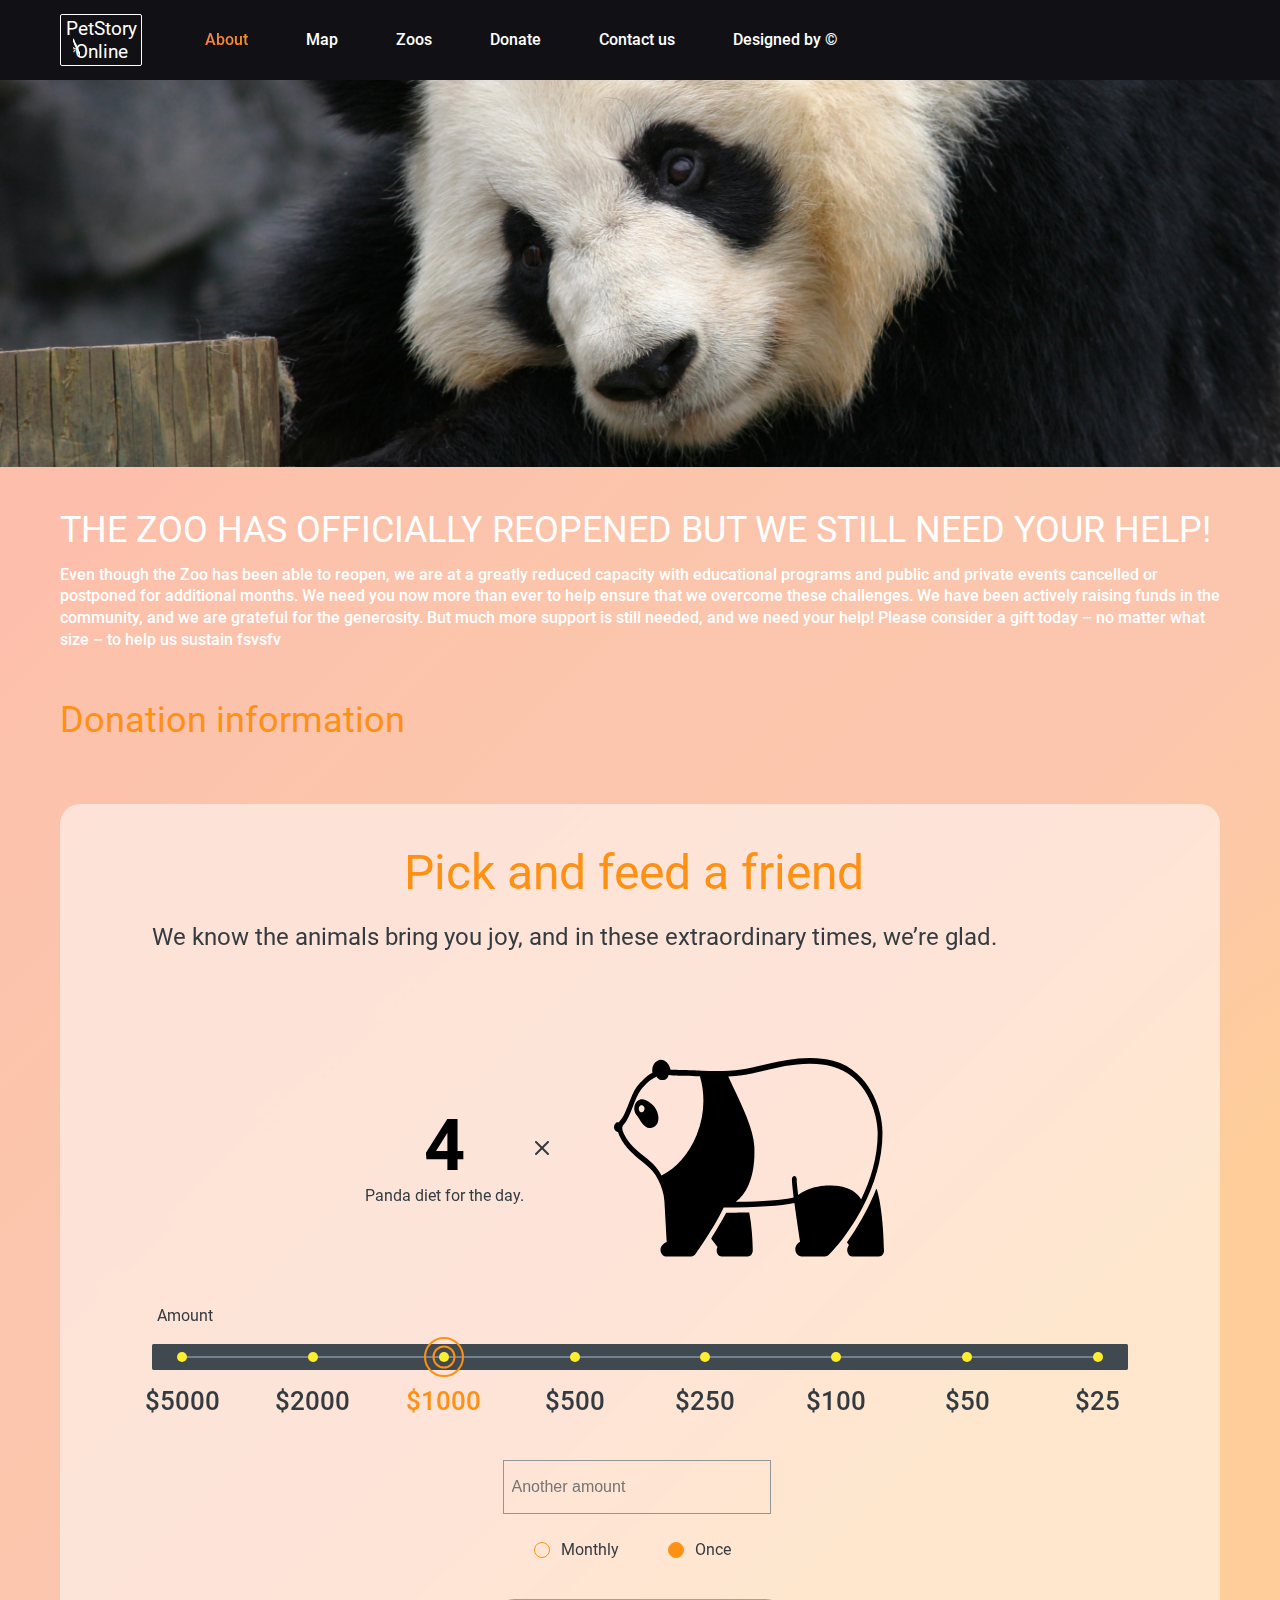
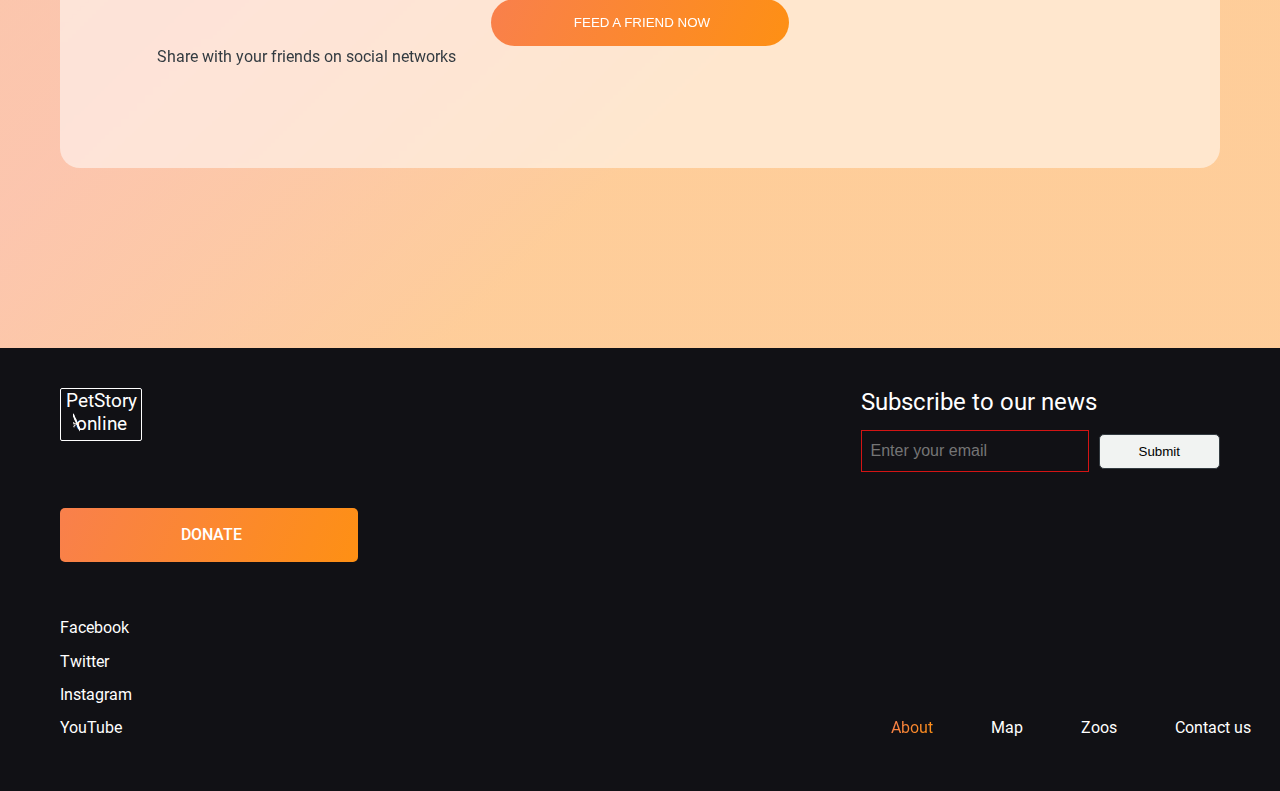
<file: pages/donate/index.html>
<!DOCTYPE html>
<html lang="en">
    <head>
        <meta charset="UTF-8">
        <meta http-equiv="X-UA-Compatible" content="IE=edge">
        <meta name="viewport" content="width=device-width, initial-scale=1.0">
        <link rel="stylesheet" href="style.css">
        <title>Donate</title>
        <link rel="icon" type="image/x-icon" href="../../assets/icons/favicon.ico">
    </head>
    <body>
        <header>
            <div class="wrapper">
                <h1 class="logo">
                    <a href="../main/index.html">PetStory Online</a>
                </h1>
                <div class="menu">
                    <nav class="body_menu">
                        <ul>
                            <li>
                                <a class="item_interactive" href="../main/index.html">About</a>
                            </li>
                            <li>
                                <a href="../main/map.html">Map</a>
                            </li>
                            <li>
                                <a href="..//main/zoo.html">Zoos</a>
                            </li>
                            <li>
                                <a href="#">Donate</a>
                            </li>
                            <li>
                                <a href="https://github.com/wildjoey">Contact us</a>
                            </li>
                            <li>
                                <a href="https://www.figma.com/file/ypzT9idgAILaSRVRmDAJxn/online-zoo-3-weeks">
                                    Designed by
                                    <span>&copy;</span>
                                </a>
                            </li>
                        </ul>
                    </nav>
                </div>
            </div>
        </header>
        <section class="block_watch">
            <div class="wrapper"></div>
        </section>
        <section class="block_donate">
            <div class="wrapper">
                <div class="info_donate">
                    <h3>THE ZOO HAS OFFICIALLY REOPENED BUT WE STILL NEED YOUR HELP!</h3>
                    <p>
                        Even though the Zoo has been able to reopen, we are at a greatly
                  reduced capacity with educational programs and public and private
                  events cancelled or postponed for additional months. We need you now
                  more than ever to help ensure that we overcome these challenges. We
                  have been actively raising funds in the community, and we are
                  grateful for the generosity. But much more support is still needed,
                  and we need your help! Please consider a gift today – no matter what
                  size – to help us sustain fsvsfv
                    </p>
                </div>
                <h3>Donation information</h3>
                <div class="choose_donate">
                    <h2>Pick and feed a friend</h2>
                    <p>
                        We know the animals bring you joy, and in these extraordinary times,
                  we’re glad.
                    </p>
                    <div class="diet">
                        <div>
                            <span>4</span>
                            <span>Panda diet for the day.</span>
                        </div>
                        <div>
                            <img alt="panda" src="../../assets/images/diet.svg" alt="panda">
                        </div>
                    </div>
                    <form class="donation_value">
                        <p>Amount</p>
                        <fieldset class="select-your-amount">
                            <label donation_amount="$5000"></label>
                            <label donation_amount="$2000"></label>
                            <label donation_amount="$1000" class="selected_amount">
                                <span></span>
                            </label>
                            <label donation_amount="$500"></label>
                            <label donation_amount="$250"></label>
                            <label donation_amount="$100"></label>
                            <label donation_amount="$50"></label>
                            <label donation_amount="$25"></label>
                        </fieldset>
                        <div>
                            <label>
                                <input class="custom_price" editable="false" placeholder="Another аmount">
                            </label>
                        </div>
                        <div class="period">
                            <input id="month" type="radio" name="period">
                            <label for="month"></label>
                            <span>Monthly</span>
                            <input
                                type="radio"
                                id="once"
                                checked
                                name="period"
                            >
                            <label for="once"></label>
                            <span>Once</span>
                        </div>
                        <button class="feed_button button_color_default">
                            FEED A FRIEND NOW
                        </button>
                        <p>Share with your friends on social networks</p>
                    </form>
                </div>
            </div>
        </section>
        <footer class="footer">
            <div class="wrapper">
                <div class="footer-subfooter1">
                    <div class="logo">
                        <a href="../main/index.html">
                            PetStory
                            <span>online</span>
                        </a>
                    </div>
                    <form class="subscribe" action="#">
                        <h4>Subscribe to our news</h4>
                        <input
                            class="email"
                            required
                            type="email"
                            placeholder="Enter your email"
                        >
                        <button type="submit" class="submit_button submit_button_color_default">
                            Submit
                        </button>
                    </form>
                </div>
                <div class="footer-subfooter2">
                    <a href="../donate/index.html" class="donate_button button_color_default">
                        DONATE
                    </a>
                </div>
                <div class="footer-subfooter3">
                    <div class="social">
                        <ul>
                            <li>
                                <a href="https://www.facebook.com/">
                                    <span>Facebook</span>
                                </a>
                            </li>
                            <li>
                                <a href="https://www.twitter.com/">
                                    <span>Twitter</span>
                                </a>
                            </li>
                            <li>
                                <a href="https://www.instagram.com/">
                                    <span>Instagram</span>
                                </a>
                            </li>
                            <li>
                                <a href="https://www.youtube.com/">
                                    <span>YouTube</span>
                                </a>
                            </li>
                        </ul>
                    </div>
                    <nav class="footer_menu">
                        <ul>
                            <li>
                                <a href="#" class="item_interactive">About</a>
                            </li>
                            <li>
                                <a href="map.html">Map</a>
                            </li>
                            <li>
                                <a href="zoo.html">Zoos</a>
                            </li>
                            <li>
                                <a href="https://github.com/wildjoey">Contact us</a>
                            </li>
                        </ul>
                    </nav>
                </div>
            </div>
        </footer>
    </body>
</html>
</file>
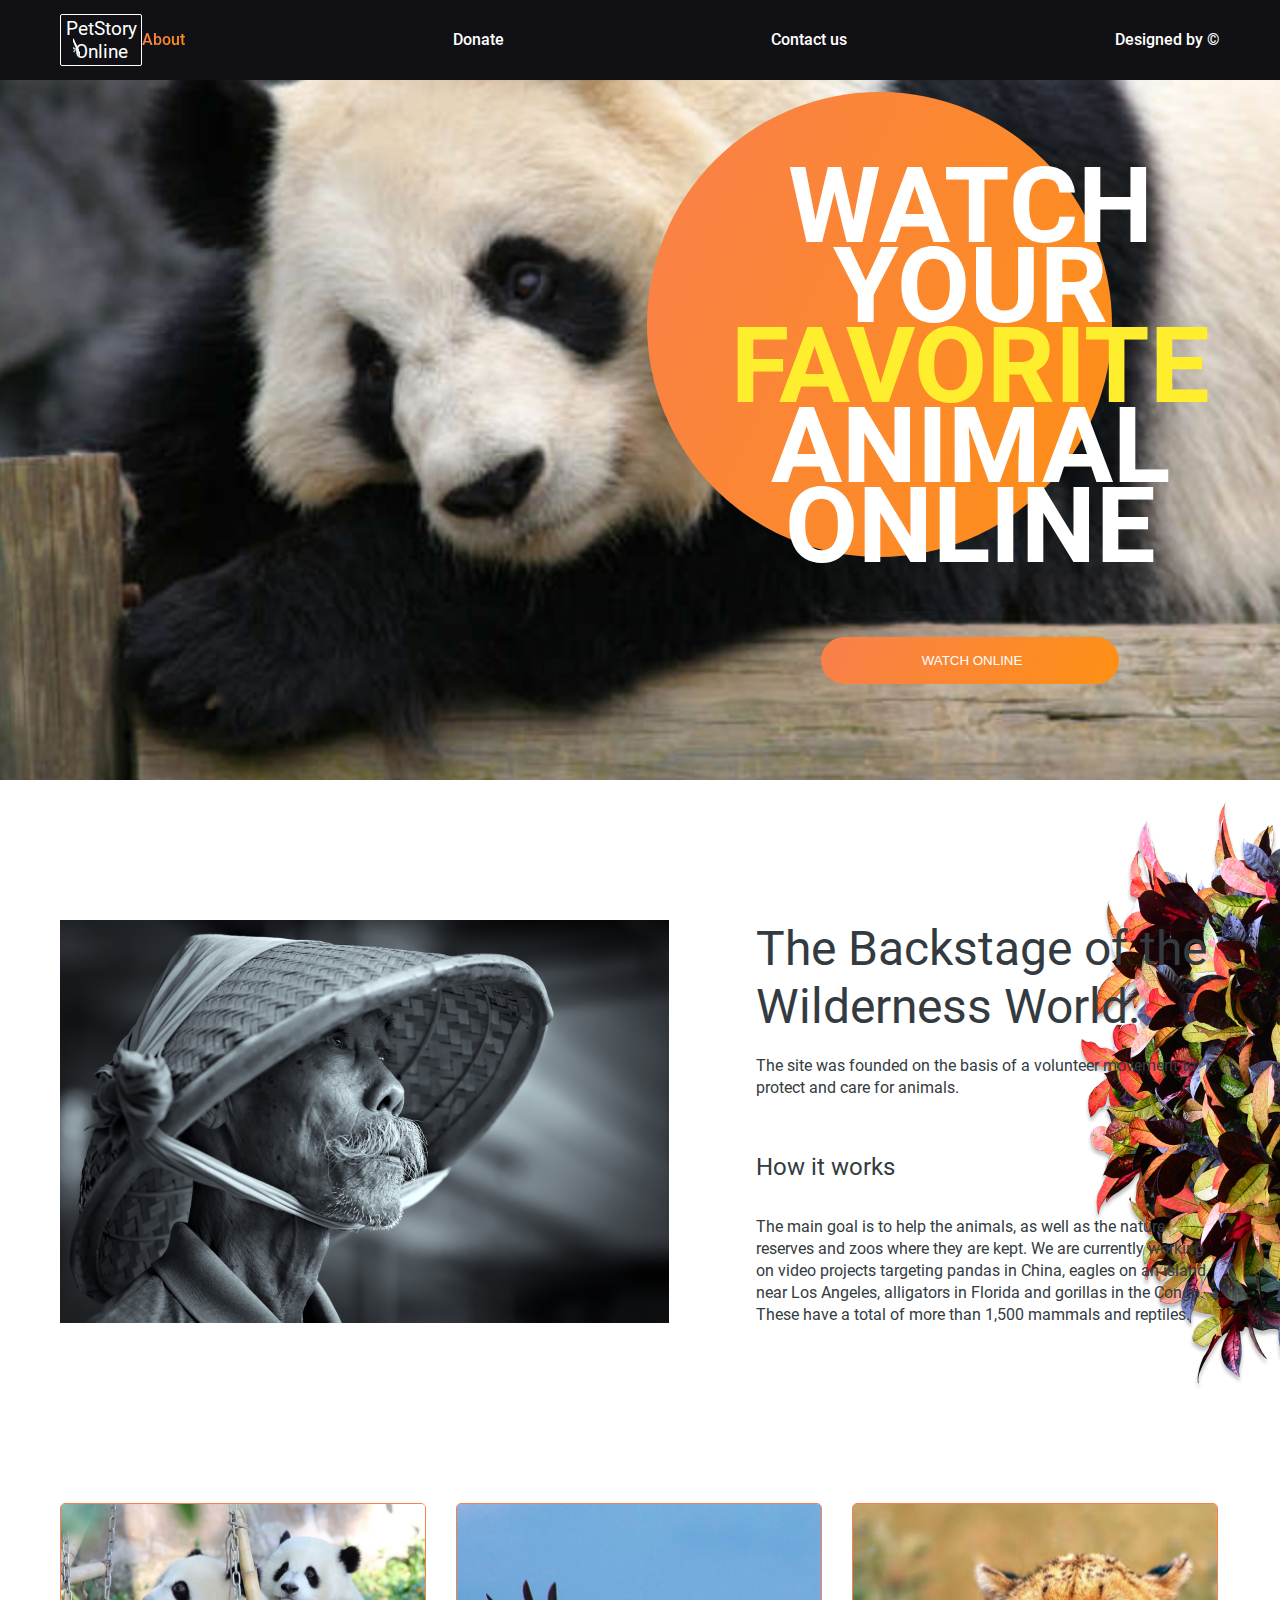
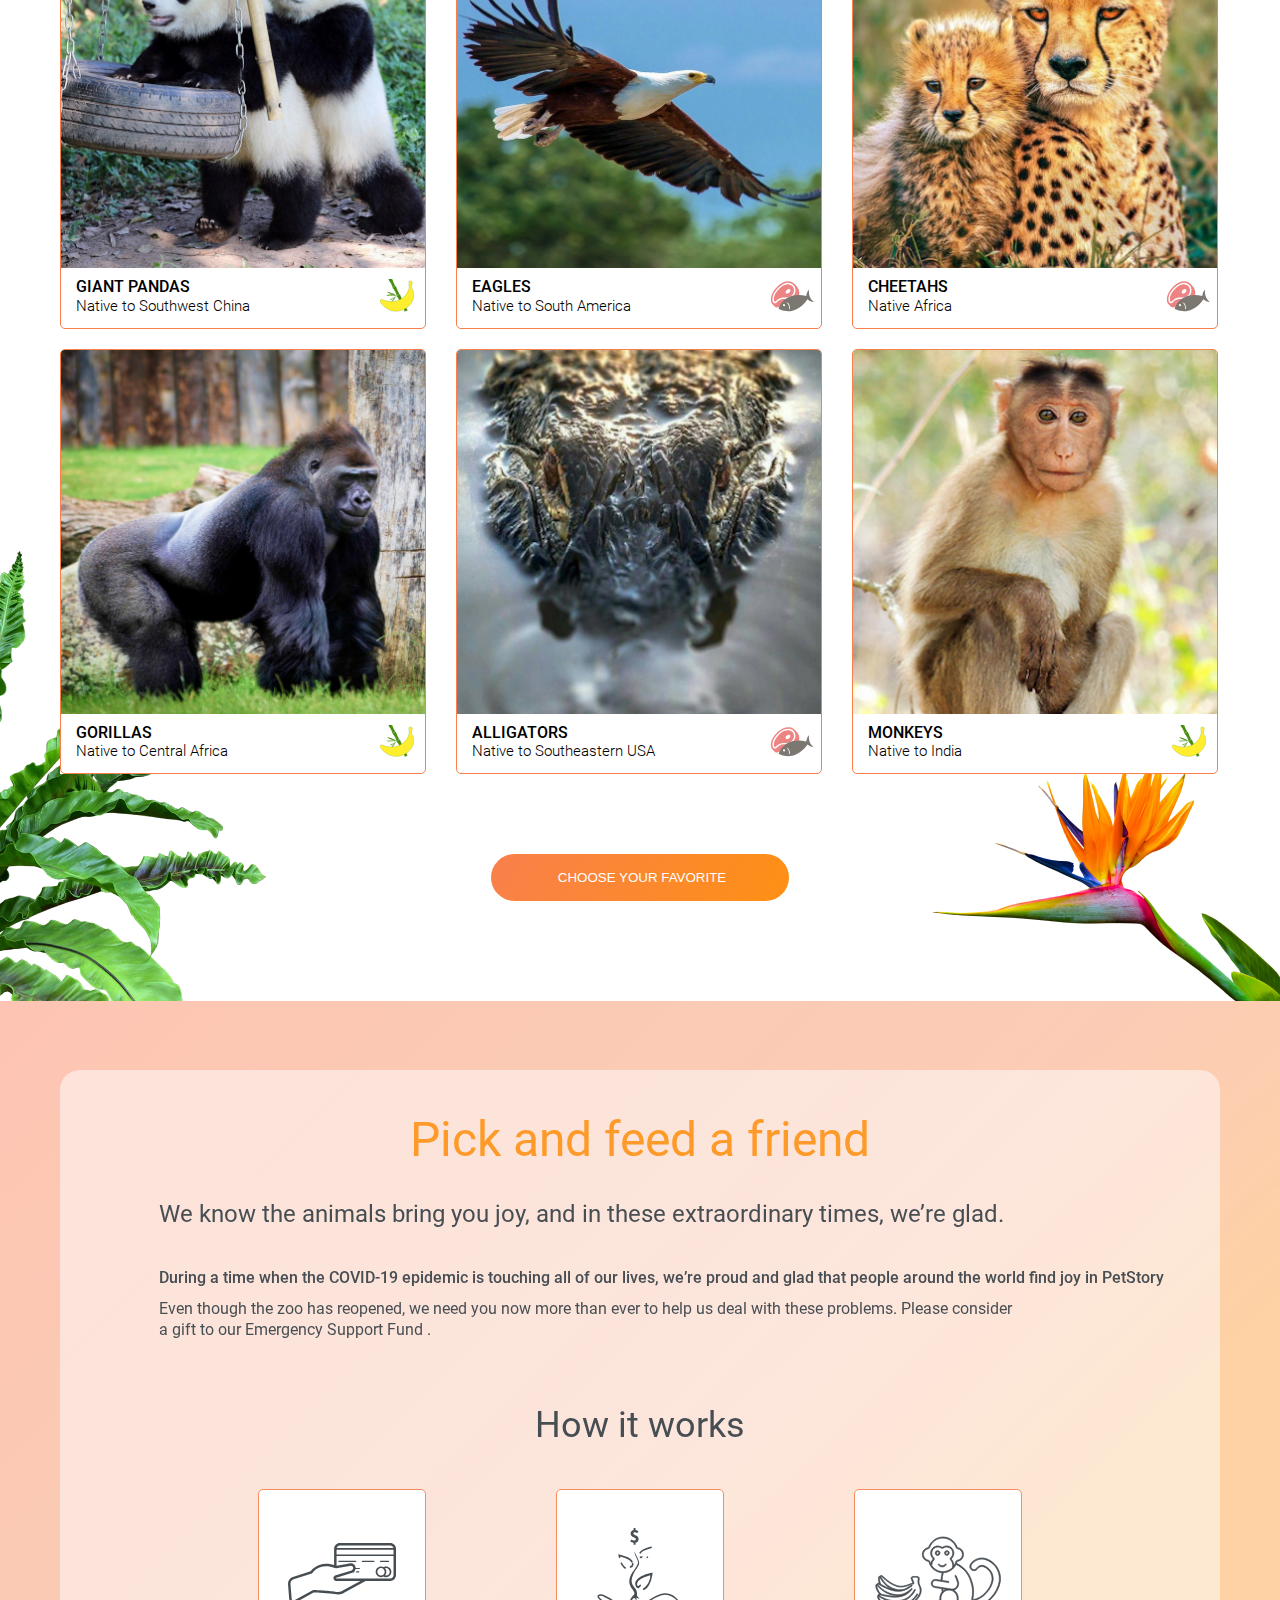
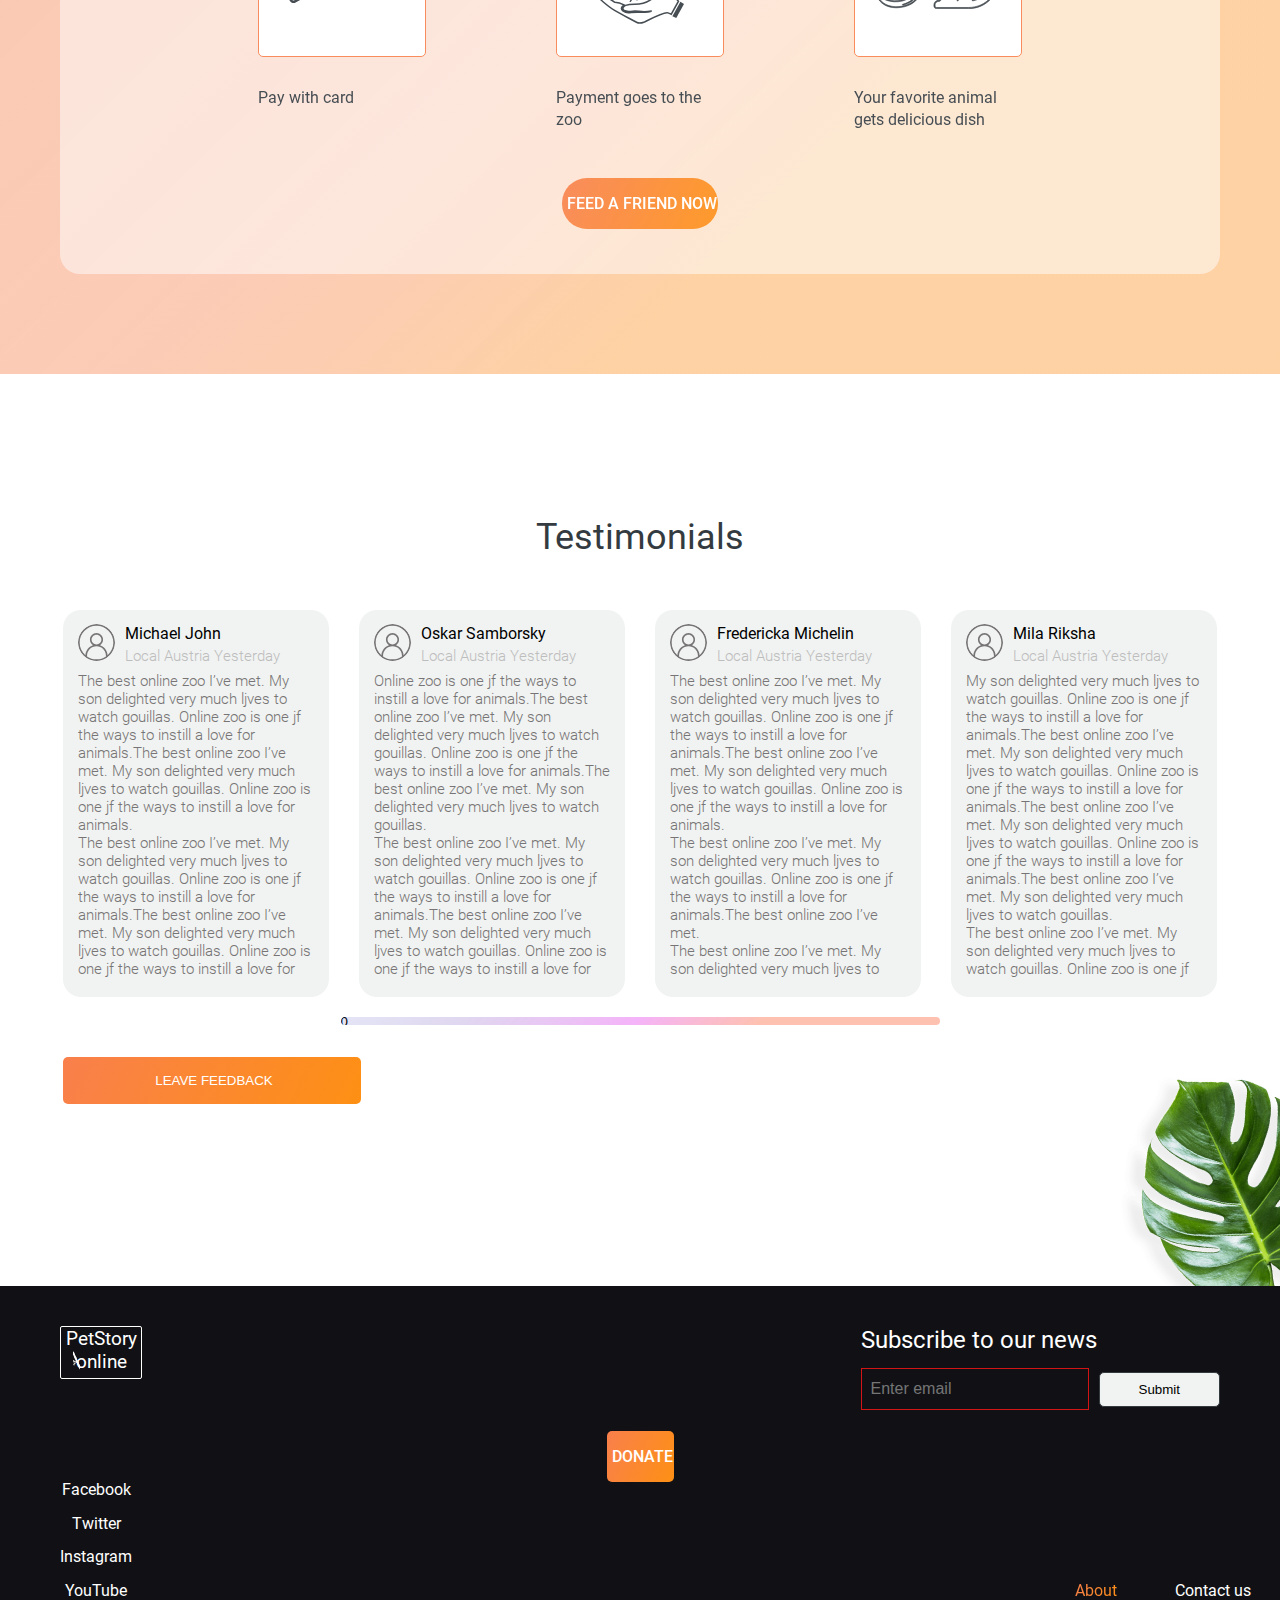
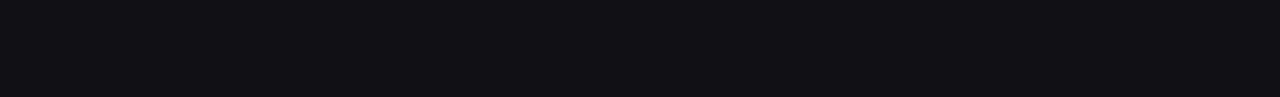
<file: pages/main/index.html>
<!DOCTYPE html>
<html lang="en">
    <head>
        <meta charset="UTF-8">
        <meta http-equiv="X-UA-Compatible" content="IE=edge">
        <meta name="viewport" content="width=device-width, initial-scale=1.0">
        <link rel="stylesheet" href="style.css">
        <title>Petstory</title>
    </head>
    <body>
        <header>
            <div class="wrapper">
                <h1 class="pertstory-logo">
                    <a href="#">PetStory Online</a>
                </h1>
                <div class="header-menu">
                    <nav class="header-body-menu">
                        <ul>
                            <li>
                                <a class="menu-interactive-item" href="#">About</a>
                            </li>
                            <li>
                                <a href="../donate/index.html">Donate</a>
                            </li>
                            <li>
                                <a href="https://github.com/wildjoey">Contact us</a>
                            </li>
                            <li>
                                <a href="https://www.figma.com/file/ypzT9idgAILaSRVRmDAJxn/online-zoo-3-weeks">
                                    Designed by
                                    <span>&copy;</span>
                                </a>
                            </li>
                        </ul>
                    </nav>
                </div>
            </div>
        </header>
        <section class="block-watch">
            <div class="wrapper">
                <div class="body-watch">
                    <p>
                        WATCH YOUR
                        <span>FAVORITE</span>
                        ANIMAL ONLINE
                    </p>
                    <button class="button1 button-color-default">WATCH ONLINE</button>
                </div>
            </div>
        </section>
        <section class="block-backstage">
            <div class="wrapper">
                <div class="container-image-backstage"></div>
                <article>
                    <h2>The Backstage of the Wilderness World.</h2>
                    <p>
                        The site was founded on the basis of a volunteer movement to protect
          and care for animals.
                    </p>
                    <h3>How it works</h3>
                    <p>
                        The main goal is to help the animals, as well as the nature reserves
          and zoos where they are kept. We are currently working on video
          projects targeting pandas in China, eagles on an island near Los
          Angeles, alligators in Florida and gorillas in the Congo. These have
          a total of more than 1,500 mammals and reptiles.
                    </p>
                </article>
            </div>
        </section>
        <section class="block-pets">
            <div class="wrapper">
                <div class="pets-block-area">
                    <div class="petcard-row">
                        <div class="petcard">
                            <figure class="petimg">
                                <img src="../../assets/images/pets/pandas.jpg">
                                <figcaption class="tooltip">
                                    <div class="tooltip-mark"></div>
                                    <h4>Panda</h4>
                                    <p>Sichuan, China</p>
                                    <button class="button1">Watch online</button>
                                </figcaption>
                            </figure>
                            <div class="petinfo">
                                <div class="petname">
                                    <h4>GIANT PANDAS</h4>
                                    <p>Native to Southwest China</p>
                                </div>
                                <div class="peticon banana-and-bamboo"></div>
                            </div>
                        </div>
                        <div class="petcard">
                            <figure class="petimg">
                                <img src="../../assets/images/pets/eagles.jpg">
                                <figcaption class="tooltip">
                                    <div class="tooltip-mark"></div>
                                    <h4>Eagle</h4>
                                    <p>Nevada, USA</p>
                                    <button class="button1">Watch online</button>
                                </figcaption>
                            </figure>
                            <div class="petinfo">
                                <div class="petname">
                                    <h4>EAGLES</h4>
                                    <p>Native to South America</p>
                                </div>
                                <div class="peticon meat-and-fish"></div>
                            </div>
                        </div>
                        <div class="petcard">
                            <figure class="petimg">
                                <img src="../../assets/images/pets/cheetahs.jpg">
                                <figcaption class="tooltip">
                                    <div class="tooltip-mark"></div>
                                    <h4>Cheetah</h4>
                                    <p>Sahara, Africa</p>
                                    <button class="button1">Watch online</button>
                                </figcaption>
                            </figure>
                            <div class="petinfo">
                                <div class="petname">
                                    <h4>CHEETAHS</h4>
                                    <p>Native Africa</p>
                                </div>
                                <div class="peticon meat-and-fish"></div>
                            </div>
                        </div>
                    </div>
                    <div class="petcard-row">
                        <div class="petcard">
                            <figure class="petimg">
                                <img src="../../assets/images/pets/gorillas.jpg">
                                <figcaption class="tooltip">
                                    <div class="tooltip-mark"></div>
                                    <h4>Gorilla</h4>
                                    <p>Congo, Africa</p>
                                    <button class="button1">Watch online</button>
                                </figcaption>
                            </figure>
                            <div class="petinfo">
                                <div class="petname">
                                    <h4>GORILLAS</h4>
                                    <p>Native to Central Africa</p>
                                </div>
                                <div class="peticon banana-and-bamboo"></div>
                            </div>
                        </div>
                        <div class="petcard">
                            <figure class="petimg">
                                <img src="../../assets/images/pets/alligators.jpg">
                                <figcaption class="tooltip">
                                    <div class="tooltip-mark"></div>
                                    <h4>Alligator</h4>
                                    <p>Florida, USA</p>
                                    <button class="button1">Watch online</button>
                                </figcaption>
                            </figure>
                            <div class="petinfo">
                                <div class="petname">
                                    <h4>ALLIGATORS</h4>
                                    <p>Native to Southeastern USA</p>
                                </div>
                                <div class="peticon meat-and-fish"></div>
                            </div>
                        </div>
                        <div class="petcard">
                            <figure class="petimg">
                                <img src="../../assets/images/pets/monkeys.jpg">
                                <figcaption class="tooltip">
                                    <div class="tooltip-mark"></div>
                                    <h4>Monkey</h4>
                                    <p>Maharashtra, India</p>
                                    <button class="button1">Watch online</button>
                                </figcaption>
                            </figure>
                            <div class="petinfo">
                                <div class="petname">
                                    <h4>MONKEYS</h4>
                                    <p>Native to India</p>
                                </div>
                                <div class="peticon banana-and-bamboo"></div>
                            </div>
                        </div>
                    </div>
                </div>
                <button class="button2 prev"></button>
                <button class="button2 next"></button>
                <button class="button3 button-color-default" id="map">
                    CHOOSE YOUR FAVORITE
                </button>
            </div>
        </section>
        <section class="block-friends">
            <div class="wrapper">
                <div class="info-friends">
                    <h2>Pick and feed a friend</h2>
                    <p>
                        We know the animals bring you joy, and in these extraordinary times,
          we’re glad.
                    </p>
                    <p>
                        During a time when the COVID-19 epidemic is touching all of our
          lives, we’re proud and glad that people around the world find joy in
          PetStory
                    </p>
                    <p>
                        Even though the zoo has reopened, we need you now more than ever to
          help us deal with these problems. Please consider a gift to our
                        <a href="../donate/index.html">Emergency Support Fund</a>
                        .
                    </p>
                </div>
                <div class="map-donate">
                    <h3>How it works</h3>
                    <div class="feed">
                        <div class="step">
                            <div class="stepimg paycard"></div>
                            <p>Pay with card</p>
                        </div>
                        <div class="step">
                            <div class="stepimg plant"></div>
                            <p>Payment goes to the zoo</p>
                        </div>
                        <div class="step">
                            <div class="stepimg monkey"></div>
                            <p>Your favorite animal gets delicious dish</p>
                        </div>
                    </div>
                    <a href="../donate/index.html" class="button4 button-color-default">
                        FEED A FRIEND NOW
                    </a>
                </div>
            </div>
        </section>
        <section class="testimonials">
            <div class="wrapper">
                <h3>Testimonials</h3>
                <div class="testimonial-area">
                    <div class="stories">
                        <div class="testimonial-story">
                            <article class="story">
                                <div class="closed-modal"></div>
                                <figure>
                                    <img src="../../assets/icons/user.svg" alt="usericon">
                                    <figcaption>
                                        <p class="username">Michael John</p>
                                        <div>
                                            <p class="userdata">Local Austria</p>
                                            <p class="userdata">Yesterday</p>
                                        </div>
                                    </figcaption>
                                </figure>
                                <div class="testimonial">
                                    <p>
                                        The best online zoo I’ve met. My son delighted very much
                  ljves to watch gouillas. Online zoo is one jf the ways to
                  instill a love for animals.The best online zoo I’ve met. My
                  son delighted very much ljves to watch gouillas. Online zoo
                  is one jf the ways to instill a love for animals.
                                    </p>
                                    <p>
                                        The best online zoo I’ve met. My son delighted very much
                  ljves to watch gouillas. Online zoo is one jf the ways to
                  instill a love for animals.The best online zoo I’ve met. My
                  son delighted very much ljves to watch gouillas. Online zoo
                  is one jf the ways to instill a love for animals.
                                    </p>
                                    <p>
                                        The best online zoo I’ve met. My son delighted very much
                  ljves to watch gouillas. Online zoo is one jf the ways to
                  instill a love for animals.The best online zoo I’ve met. My
                  son delighted very much ljves to watch gouillas. Online zoo
                  is one jf the ways to instill a love for animals.
                                    </p>
                                </div>
                            </article>
                        </div>
                        <div class="testimonial-story">
                            <article class="story">
                                <div class="closed-modal"></div>
                                <figure>
                                    <img src="../../assets/icons/user.svg" alt="usericon">
                                    <figcaption>
                                        <p class="username">Oskar Samborsky</p>
                                        <div>
                                            <p class="userdata">Local Austria</p>
                                            <p class="userdata">Yesterday</p>
                                        </div>
                                    </figcaption>
                                </figure>
                                <div class="testimonial">
                                    <p>
                                        Online zoo is one jf the ways to instill a love for
                  animals.The best online zoo I’ve met. My son delighted very
                  much ljves to watch gouillas. Online zoo is one jf the ways
                  to instill a love for animals.The best online zoo I’ve met.
                  My son delighted very much ljves to watch gouillas.
                                    </p>
                                    <p>
                                        The best online zoo I’ve met. My son delighted very much
                  ljves to watch gouillas. Online zoo is one jf the ways to
                  instill a love for animals.The best online zoo I’ve met. My
                  son delighted very much ljves to watch gouillas. Online zoo
                  is one jf the ways to instill a love for animals.
                                    </p>
                                    <p>
                                        The best online zoo I’ve met. My son delighted very much
                  ljves to watch gouillas. Online zoo is one jf the ways to
                  instill a love for animals.The best online zoo I’ve met. My
                  son delighted very much ljves to watch gouillas. Online zoo
                  is one jf the ways to instill a love for animals.
                                    </p>
                                </div>
                            </article>
                        </div>
                        <div class="testimonial-story">
                            <article class="story">
                                <div class="closed-modal"></div>
                                <figure>
                                    <img src="../../assets/icons/user.svg" alt="usericon">
                                    <figcaption>
                                        <p class="username">Fredericka Michelin</p>
                                        <div>
                                            <p class="userdata">Local Austria</p>
                                            <p class="userdata">Yesterday</p>
                                        </div>
                                    </figcaption>
                                </figure>
                                <div class="testimonial">
                                    <p>
                                        The best online zoo I’ve met. My son delighted very much
                  ljves to watch gouillas. Online zoo is one jf the ways to
                  instill a love for animals.The best online zoo I’ve met. My
                  son delighted very much ljves to watch gouillas. Online zoo
                  is one jf the ways to instill a love for animals.
                                    </p>
                                    <p>
                                        The best online zoo I’ve met. My son delighted very much
                  ljves to watch gouillas. Online zoo is one jf the ways to
                  instill a love for animals.The best online zoo I’ve met.
                                    </p>
                                    <p>
                                        The best online zoo I’ve met. My son delighted very much
                  ljves to watch gouillas. Online zoo is one jf the ways to
                  instill a love for animals.The best online zoo I’ve met. My
                  son delighted very much ljves to watch gouillas. Online zoo
                  is one jf the ways to instill a love for animals.
                                    </p>
                                </div>
                            </article>
                        </div>
                        <div class="testimonial-story">
                            <article class="story">
                                <div class="closed-modal"></div>
                                <figure>
                                    <img src="../../assets/icons/user.svg">
                                    <figcaption>
                                        <p class="username">Mila Riksha</p>
                                        <div>
                                            <p class="userdata">Local Austria</p>
                                            <p class="userdata">Yesterday</p>
                                        </div>
                                    </figcaption>
                                </figure>
                                <div class="testimonial">
                                    <p>
                                        My son delighted very much ljves to watch gouillas. Online
                  zoo is one jf the ways to instill a love for animals.The
                  best online zoo I’ve met. My son delighted very much ljves
                  to watch gouillas. Online zoo is one jf the ways to instill
                  a love for animals.The best online zoo I’ve met. My son
                  delighted very much ljves to watch gouillas. Online zoo is
                  one jf the ways to instill a love for animals.The best
                  online zoo I’ve met. My son delighted very much ljves to
                  watch gouillas.
                                    </p>
                                    <p>
                                        The best online zoo I’ve met. My son delighted very much
                  ljves to watch gouillas. Online zoo is one jf the ways to
                  instill a love for animals.The best online zoo I’ve met. My
                  son delighted very much ljves to watch gouillas. Online zoo
                  is one jf the ways to instill a love for animals.
                                    </p>
                                </div>
                            </article>
                        </div>
                    </div>
                    <div class="testimonial-slider">
                        <input
                            type="testimonial-slider"
                            class="input-testimonial-slider"
                            mim="0"
                            max="7"
                            step="1"
                            value="0"
                        >
                    </div>
                    <button class="button5 button-color-default">LEAVE FEEDBACK</button>
                </div>
            </section>
            <footer class="footer">
                <div class="wrapper">
                    <div class="footer1">
                        <div class="pertstory-logo">
                            <a href="#">
                                PetStory
                                <span>online</span>
                            </a>
                        </div>
                        <form class="subscribe" action="#">
                            <h4>Subscribe to our news</h4>
                            <input
                                class="email"
                                required
                                type="email"
                                placeholder="Enter email"
                            >
                            <button type="submit" class="button6 button6-color-default">
                                Submit
                            </button>
                        </form>
                    </div>
                    <div class="footer2">
                        <a href="../donate/index.html" class="button7 button-color-default">
                            DONATE
                        </a>
                    </div>
                    <div class="footer3">
                        <div class="social">
                            <ul>
                                <li>
                                    <a href="https://www.facebook.com/">
                                        <span>Facebook</span>
                                    </a>
                                </li>
                                <li>
                                    <a href="https://www.twitter.com/">
                                        <span>Twitter</span>
                                    </a>
                                </li>
                                <li>
                                    <a href="https://www.instagram.com/">
                                        <span>Instagram</span>
                                    </a>
                                </li>
                                <li>
                                    <a href="https://www.youtube.com/">
                                        <span>YouTube</span>
                                    </a>
                                </li>
                            </ul>
                        </div>
                        <nav class="footer-menu">
                            <ul>
                                <li>
                                    <a href="#" class="menu-interactive-item">About</a>
                                </li>
                                <li>
                                    <a href="https://github.com/wildjoey">Contact us</a>
                                </li>
                            </ul>
                        </nav>
                    </div>
                </div>
            </footer>
        </body>
    </html>
</file>
<file: pages/main/style.css>
@import url(../../assets/styles/fonts.css);
@import url(style-buttons.css);
@import url(style-friends.css);
@import url(style-testimonials.css);
@import url(style-watch.css);
@import url(style-backstage.css);
@import url(style-pets.css);

html {
  font-size: 10px;
}

body {
  font-size: 1.6rem;
  line-height: 140%;
  font-weight: 400;
  color: #000;
  background-color: transparent;
  font-family: Roboto, Verdana, sans-serif;
}


/* header */
header {
  color: #fff;
  background-color: #111115;
  text-align: center;
  position: relative;
  z-index: 2;
}


header .wrapper {
  padding-top: 14px;
  padding-bottom: 14px;
  display: flex;
  align-items: center;
  justify-content: space-between;
}

.pertstory-logo {
  width: 82px;
  border: 1px solid #fff;
  border-radius: 2px;
  font-weight: 400;
  font-size: 1.9rem;
  line-height: 120%;
  line-height: 23px;
  display: inline-block;
  padding: 2px;
  position: relative;
}

.pertstory-logo:before {
  position: absolute;
  left: 12px;
  bottom: 6px;
  content: '';
  background: url(../../assets/icons/bamboo.svg) 50% no-repeat;
  width: 7px;
  height: 21px;
  display: inline-block;
}

.header-menu {
  flex: 1;
}

.header-header-body-menu {
  flex: 1;
  display: flex;
  justify-content: space-between;
  margin-left: 63px;
}

.header-body-menu ul {
  display: flex;
  justify-content: space-between;
}

.header-body-menu a {
  font-weight: 500;
  margin-right: 58px;
}

.header-body-menu li:last-of-type a {
  margin-right: 0;
}

/* footer */

footer {
  color: #fff;
  background-color: #111115;
  text-align: center;
}

.wrapper {
  max-width: 1220px;
  margin: 0 auto;
  padding-left: 30px;
  padding-right: 30px;
}

.menu-interactive-item {
  cursor: default;
  background: linear-gradient(113.96deg, #f9804b 1.49%, #fe9013 101.44%);
  -webkit-background-clip: text;
  -webkit-text-fill-color: transparent;
  background-clip: text;
}

nav a {
  cursor: pointer;
}


.footer {
  background-color: #111115;
  color: #fff;
}

.footer .wrapper {
  display: flex;
  flex-direction: column;
  padding-top: 40px;
  padding-bottom: 51px;
}

.footer1,
.footer3 {
  display: flex;
  justify-content: space-between;
}

.footer1 {
  margin-bottom: 36px;
  align-items: flex-start;
}

.footer3 {
  margin-bottom: 44px;
}

.footer1 a,
.footer3 a {
  display: block;
  text-align: center;
}

.footer3 {
  align-items: flex-end;
  text-align: left;
}

.footer1 .pertstory-logo {
  padding-top: 0;
  padding-bottom: 5px;
}


.footer-menu {
  position: relative;
  left: 85px;
}

.footer-menu li {
  margin-right: 54px;
  display: inline-block;
}

.subscribe h4 {
  font-size: 2.4rem;
  font-weight: 400;
  line-height: 120%;
  margin-bottom: 13px;
  text-align: left;
}

.email {
  box-sizing: border-box;
  background: transparent;
  margin-right: 6px;
  height: 42px;
  color: #bdbdbd;
  padding: 0 9px;
  width: 228px;
  font-size: 1.6rem;
  font-weight: 400;
  line-height: 140%;
  position: relative;
  outline: none;
}

.email:valid {
  border: 1px solid #f9804b;
}

.email:invalid {
  border: 1px solid #d31414;
}

.email:active {
  border: 1px solid #4b9200;
}

.email:invalid:focus+button {
  border: 1px solid #d31414;
  color: #d31414;
}

.email+button:active {
  border: 1px solid #4b9200;
  color: #4b9200;
}

.social li {
  margin-top: 11px;
}

.social a:active {
  color: #4b9200;
}
</file>
<file: pages/donate/style.css>
@import url(../../assets/styles/fonts.css);
@import url(../../assets/styles/reset.css);
@import url(style-watch.css);
@import url(style-diet.css);
@import url(style-donate.css);
@import url(style-footer.css);

html {
  font-size: 10px;
}

body {
  font-size: 1.6rem;
  line-height: 140%;
  font-weight: 400;
  color: #000;
  background-color: transparent;
  font-family: Roboto, Verdana, sans-serif;
}

header,
footer {
  color: #fff;
  background-color: #111115;
  text-align: center;
}

.wrapper {
  max-width: 1220px;
  margin: 0 auto;
}

.item_interactive {
  cursor: default;
  background: linear-gradient(113.96deg, #f9804b 1.49%, #fe9013 101.44%);
  -webkit-background-clip: text;
  -webkit-text-fill-color: transparent;
  background-clip: text;
}

nav a {
  cursor: pointer;
}


.button-watch {
  width: 100%;
  max-width: 298px;
  font-weight: 500;
  color: #fff;
  border-radius: 25px;
  padding: 16px 1px 16px 5px;
}

.button-choose {
  width: 100%;
  max-width: 298px;
  font-weight: 500;
  color: #fff;
  border-radius: 25px;
  padding: 16px 1px 16px 5px;
}

.donate_button {
  width: 100%;
  max-width: 298px;
  font-weight: 500;
  color: #fff;
  border-radius: 5px;
  padding: 16px 1px 16px 5px;
}

.button-feedback {
  width: 100%;
  max-width: 298px;
  font-weight: 500;
  color: #fff;
  border-radius: 5px;
  padding: 16px 1px 16px 5px;
}

.submit_button {
  font-weight: 400;
  background: #f1f3f2;
  border-radius: 5px;
  padding: 9px 39px;
}

.feed_button {
  width: 100%;
  max-width: 298px;
  font-weight: 500;
  color: #fff;
  border-radius: 25px;
  padding: 16px 1px 16px 5px;
}

.submit_button_color_default {
  color: #000;
  border: 1px solid #333b41;
}

.submit_button_color_default:active {
  color: #4b9200;
  border-color: #4b9200;
}

.button_color_default {
  background: linear-gradient(113.96deg, #f9804b 1.49%, #fe9013 101.44%);
}

.button_color_default:hover {
  background: #e47209;
}

.button_color_default:active {
  background: #4b9200;
}

.button_disabled,
.button_disabled:hover,
.button_disabled:active {
  background: #767474;
  cursor: pointer;
}

.wrapper {
  padding-left: 30px;
  padding-right: 30px;
}

header {
  position: relative;
  z-index: 2;
}

header .wrapper {
  padding-top: 14px;
  padding-bottom: 14px;
  display: flex;
  align-items: center;
  justify-content: space-between;
}

.logo {
  width: 82px;
  border: 1px solid #fff;
  border-radius: 2px;
  font-weight: 400;
  font-size: 1.9rem;
  line-height: 120%;
  line-height: 23px;
  display: inline-block;
  padding: 2px;
  position: relative;
}

.logo:before {
  position: absolute;
  left: 12px;
  bottom: 6px;
  content: '';
  background: url(../../assets/icons/bamboo.svg) 50% no-repeat;
  width: 7px;
  height: 21px;
  display: inline-block;
}

.menu {
  flex: 1;
}

.body_menu {
  flex: 1;
  display: flex;
  justify-content: space-between;
  margin-left: 63px;
}

.body_menu ul {
  display: flex;
  justify-content: space-between;
}

.body_menu a {
  font-weight: 500;
  margin-right: 58px;
}

.body_menu li:last-of-type a {
  margin-right: 0;
}

.feed_button {
  width: 100%;
  max-width: 298px;
  font-weight: 500;
  color: #fff;
  border-radius: 25px;
  padding: 16px 1px 16px 5px;
}
</file>
